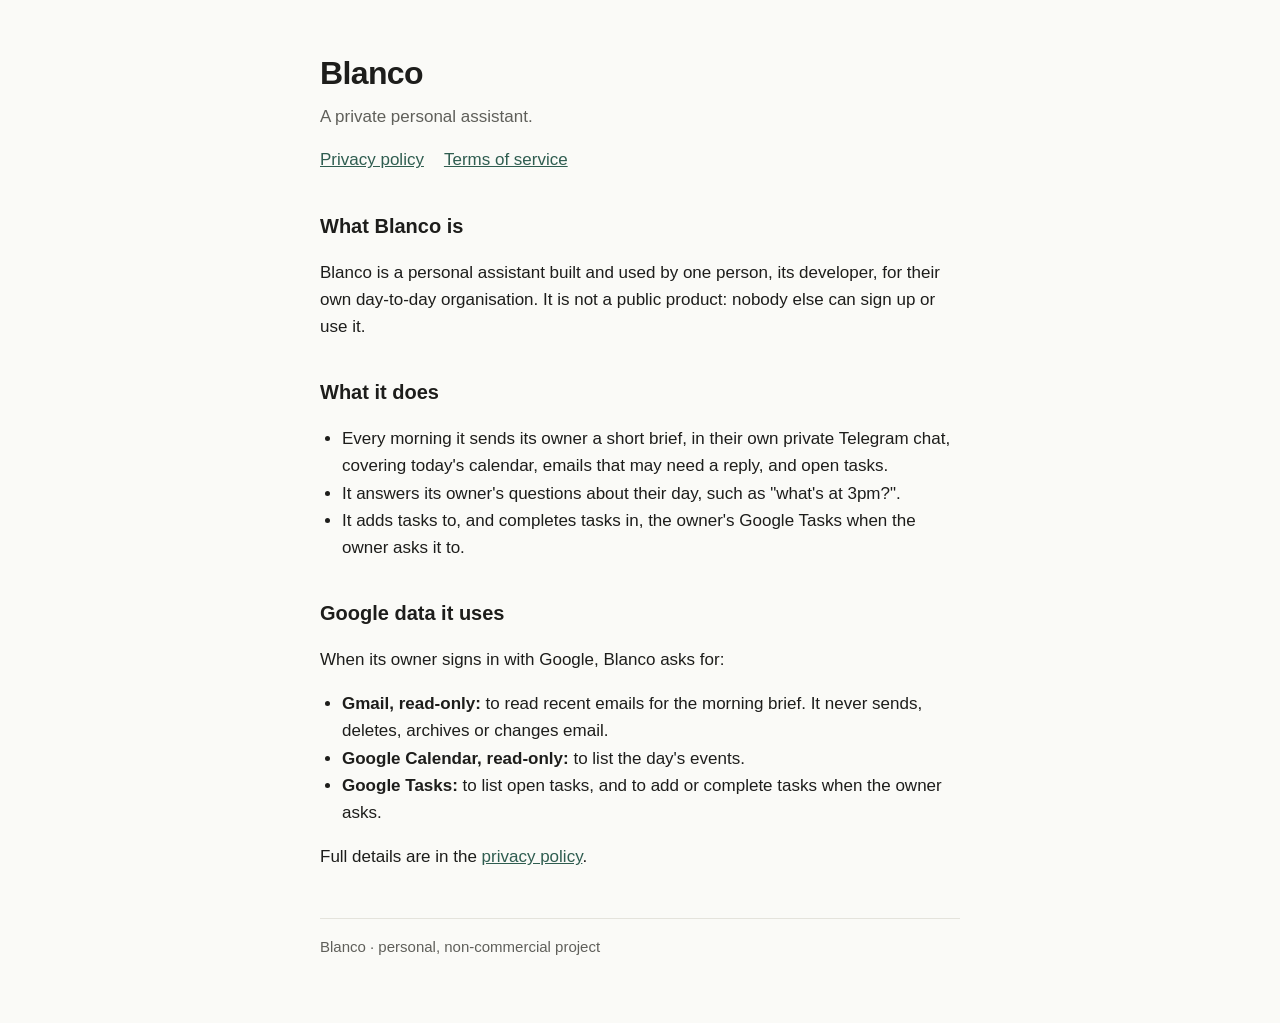
<file: index.html>
<!doctype html>
<html lang="en">
<head>
  <meta charset="utf-8">
  <meta name="viewport" content="width=device-width, initial-scale=1">
  <title>Blanco</title>
  <meta name="description" content="Blanco is a private personal assistant that writes a daily morning brief for its owner.">
  <link rel="stylesheet" href="style.css">
</head>
<body>
<main>
  <header>
    <h1 class="brand">Blanco</h1>
    <p class="tagline">A private personal assistant.</p>
    <nav>
      <a href="privacy.html">Privacy policy</a>
      <a href="terms.html">Terms of service</a>
    </nav>
  </header>

  <h2>What Blanco is</h2>
  <p>Blanco is a personal assistant built and used by one person, its developer, for their own day-to-day organisation.
     It is not a public product: nobody else can sign up or use it.</p>

  <h2>What it does</h2>
  <ul>
    <li>Every morning it sends its owner a short brief, in their own private Telegram chat, covering today's calendar, emails that may need a reply, and open tasks.</li>
    <li>It answers its owner's questions about their day, such as "what's at 3pm?".</li>
    <li>It adds tasks to, and completes tasks in, the owner's Google Tasks when the owner asks it to.</li>
  </ul>

  <h2>Google data it uses</h2>
  <p>When its owner signs in with Google, Blanco asks for:</p>
  <ul>
    <li><b>Gmail, read-only:</b> to read recent emails for the morning brief. It never sends, deletes, archives or changes email.</li>
    <li><b>Google Calendar, read-only:</b> to list the day's events.</li>
    <li><b>Google Tasks:</b> to list open tasks, and to add or complete tasks when the owner asks.</li>
  </ul>
  <p>Full details are in the <a href="privacy.html">privacy policy</a>.</p>

  <footer>Blanco &middot; personal, non-commercial project</footer>
</main>
</body>
</html>
</file>
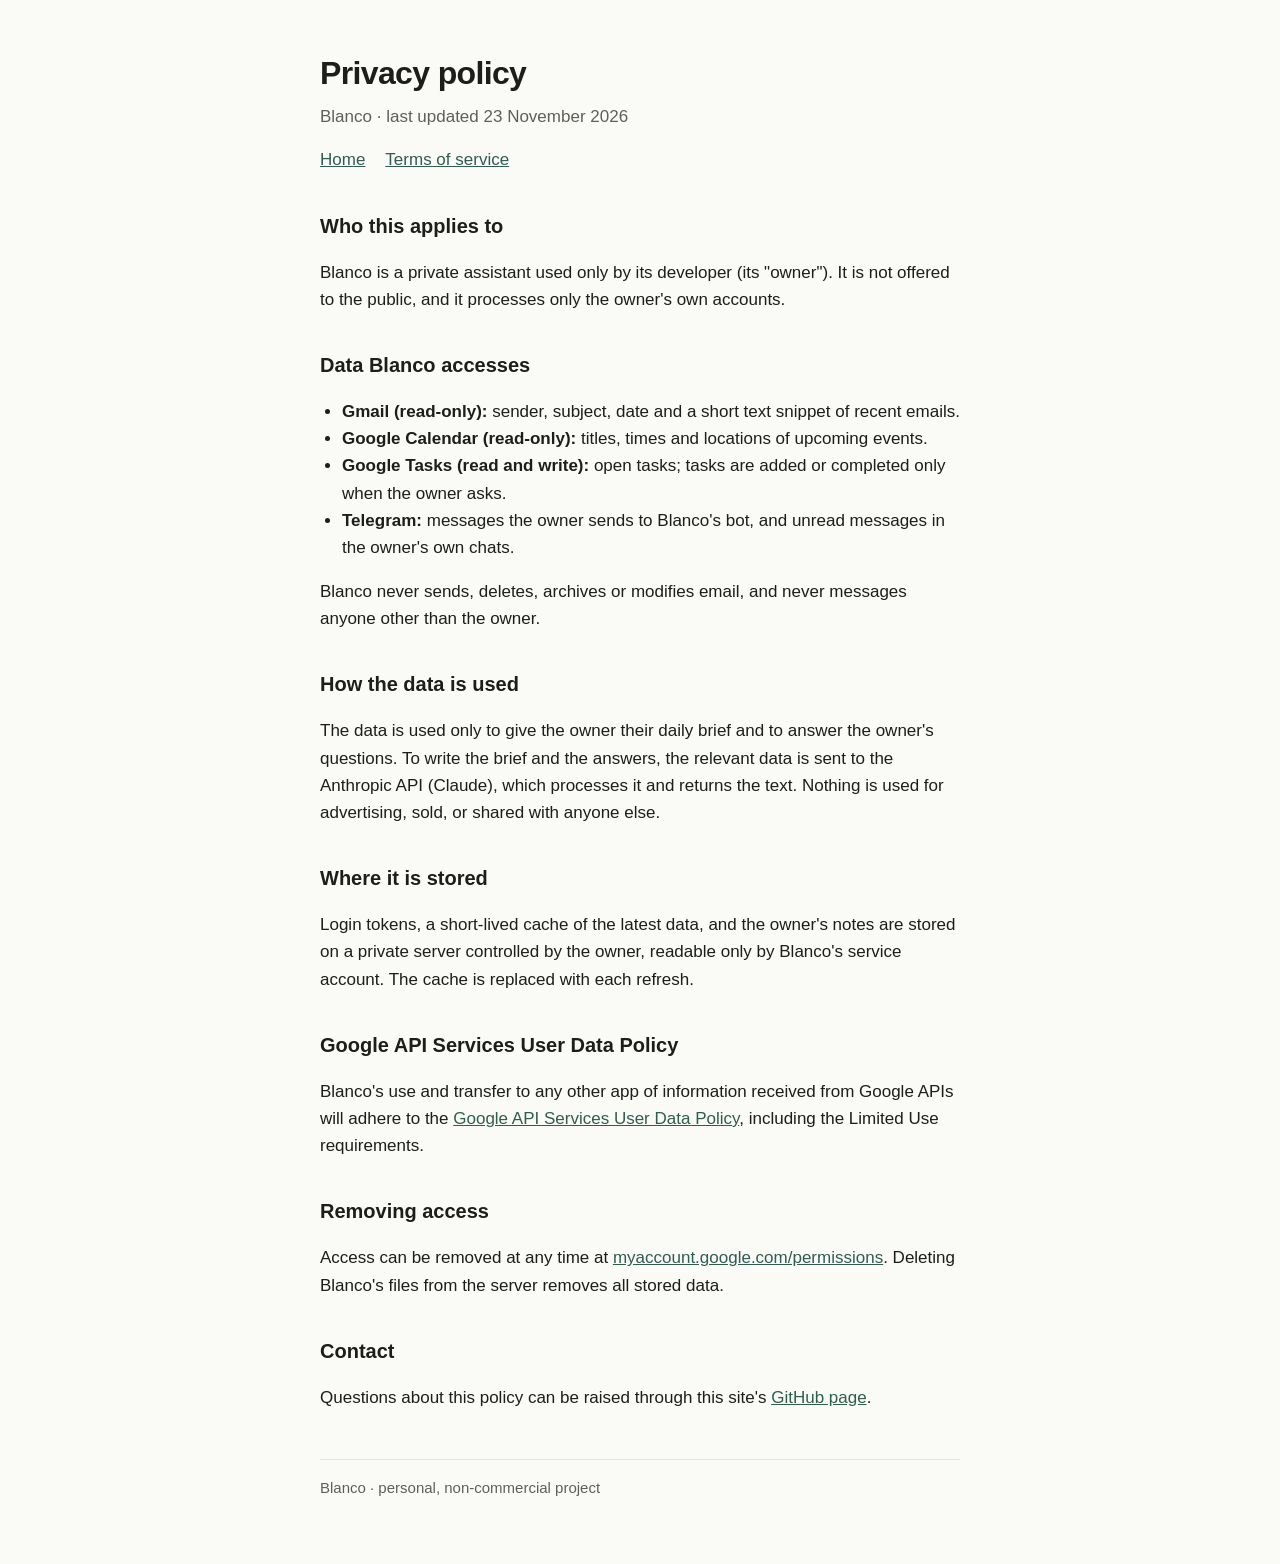
<file: privacy.html>
<!doctype html>
<html lang="en">
<head>
  <meta charset="utf-8">
  <meta name="viewport" content="width=device-width, initial-scale=1">
  <title>Blanco Privacy Policy</title>
  <link rel="stylesheet" href="style.css">
</head>
<body>
<main>
  <header>
    <h1 class="brand">Privacy policy</h1>
    <p class="tagline">Blanco &middot; last updated 23 November 2026</p>
    <nav><a href="index.html">Home</a><a href="terms.html">Terms of service</a></nav>
  </header>

  <h2>Who this applies to</h2>
  <p>Blanco is a private assistant used only by its developer (its "owner"). It is not offered to the public,
     and it processes only the owner's own accounts.</p>

  <h2>Data Blanco accesses</h2>
  <ul>
    <li><b>Gmail (read-only):</b> sender, subject, date and a short text snippet of recent emails.</li>
    <li><b>Google Calendar (read-only):</b> titles, times and locations of upcoming events.</li>
    <li><b>Google Tasks (read and write):</b> open tasks; tasks are added or completed only when the owner asks.</li>
    <li><b>Telegram:</b> messages the owner sends to Blanco's bot, and unread messages in the owner's own chats.</li>
  </ul>
  <p>Blanco never sends, deletes, archives or modifies email, and never messages anyone other than the owner.</p>

  <h2>How the data is used</h2>
  <p>The data is used only to give the owner their daily brief and to answer the owner's questions.
     To write the brief and the answers, the relevant data is sent to the Anthropic API (Claude), which
     processes it and returns the text. Nothing is used for advertising, sold, or shared with anyone else.</p>

  <h2>Where it is stored</h2>
  <p>Login tokens, a short-lived cache of the latest data, and the owner's notes are stored on a private
     server controlled by the owner, readable only by Blanco's service account. The cache is replaced with
     each refresh.</p>

  <h2>Google API Services User Data Policy</h2>
  <p>Blanco's use and transfer to any other app of information received from Google APIs will adhere to the
     <a href="https://developers.google.com/terms/api-services-user-data-policy">Google API Services User Data Policy</a>,
     including the Limited Use requirements.</p>

  <h2>Removing access</h2>
  <p>Access can be removed at any time at
     <a href="https://myaccount.google.com/permissions">myaccount.google.com/permissions</a>.
     Deleting Blanco's files from the server removes all stored data.</p>

  <h2>Contact</h2>
  <p>Questions about this policy can be raised through this site's
     <a href="https://github.com/2008177/blanco-site/issues">GitHub page</a>.</p>

  <footer>Blanco &middot; personal, non-commercial project</footer>
</main>
</body>
</html>
</file>
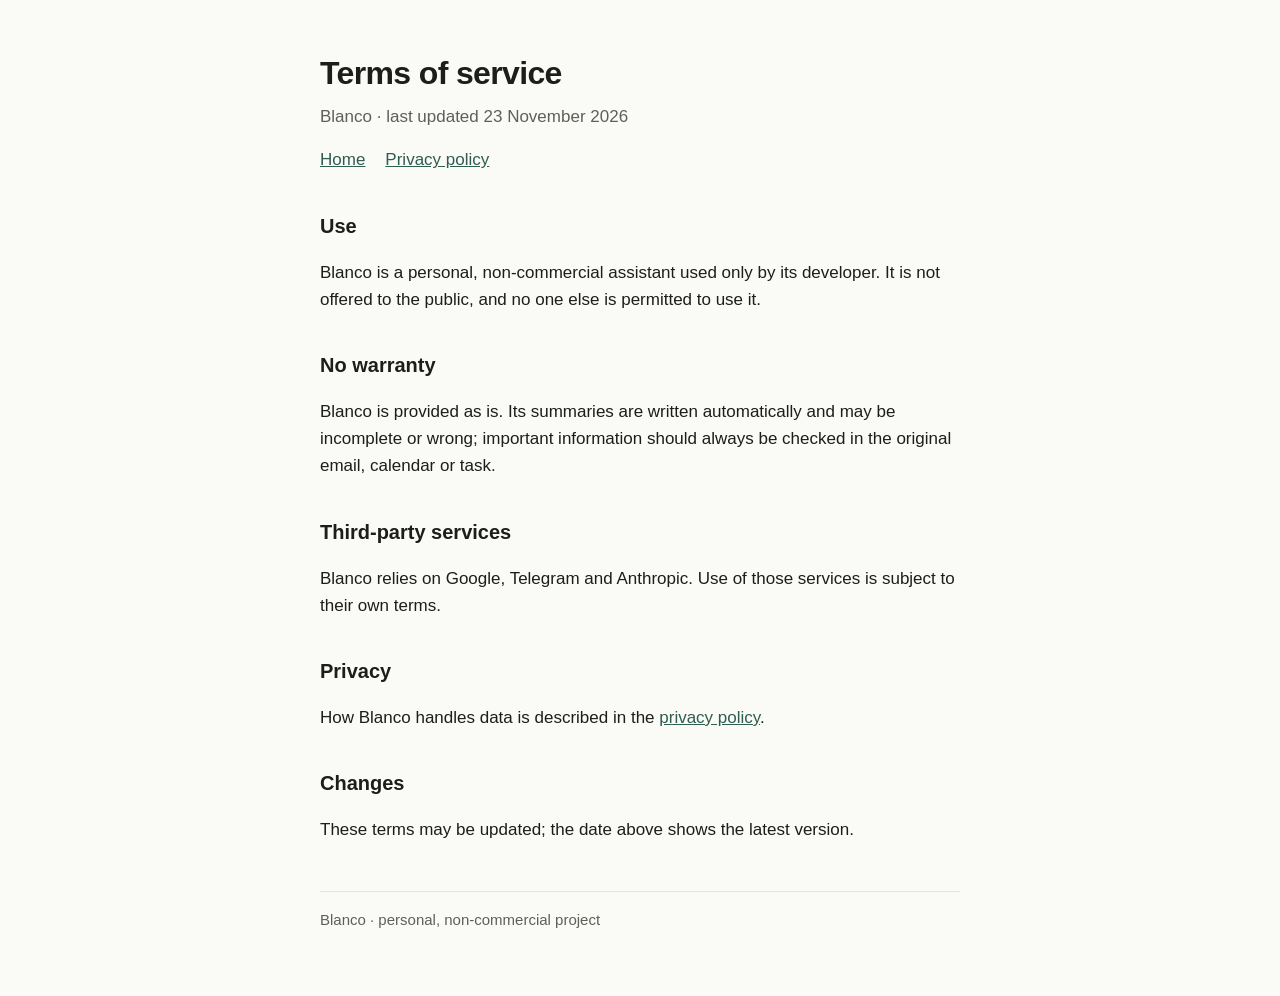
<file: terms.html>
<!doctype html>
<html lang="en">
<head>
  <meta charset="utf-8">
  <meta name="viewport" content="width=device-width, initial-scale=1">
  <title>Blanco Terms of Service</title>
  <link rel="stylesheet" href="style.css">
</head>
<body>
<main>
  <header>
    <h1 class="brand">Terms of service</h1>
    <p class="tagline">Blanco &middot; last updated 23 November 2026</p>
    <nav><a href="index.html">Home</a><a href="privacy.html">Privacy policy</a></nav>
  </header>

  <h2>Use</h2>
  <p>Blanco is a personal, non-commercial assistant used only by its developer. It is not offered to the public,
     and no one else is permitted to use it.</p>

  <h2>No warranty</h2>
  <p>Blanco is provided as is. Its summaries are written automatically and may be incomplete or wrong;
     important information should always be checked in the original email, calendar or task.</p>

  <h2>Third-party services</h2>
  <p>Blanco relies on Google, Telegram and Anthropic. Use of those services is subject to their own terms.</p>

  <h2>Privacy</h2>
  <p>How Blanco handles data is described in the <a href="privacy.html">privacy policy</a>.</p>

  <h2>Changes</h2>
  <p>These terms may be updated; the date above shows the latest version.</p>

  <footer>Blanco &middot; personal, non-commercial project</footer>
</main>
</body>
</html>
</file>
<file: style.css>
:root {
  --bg: #fafaf7;
  --text: #1d1d1b;
  --muted: #5f5f5a;
  --line: #e4e3dc;
  --accent: #2f5d50;
}
@media (prefers-color-scheme: dark) {
  :root {
    --bg: #161715;
    --text: #ecebe5;
    --muted: #a6a59d;
    --line: #2c2d2a;
    --accent: #8cc2b0;
  }
}
* { box-sizing: border-box; }
body {
  margin: 0;
  background: var(--bg);
  color: var(--text);
  font: 17px/1.6 -apple-system, BlinkMacSystemFont, "Segoe UI", Roboto, Helvetica, Arial, sans-serif;
}
main { max-width: 680px; margin: 0 auto; padding: 48px 20px 64px; }
header { margin-bottom: 32px; }
.brand { font-size: 32px; font-weight: 700; letter-spacing: -0.02em; margin: 0; }
.tagline { color: var(--muted); margin: 4px 0 0; }
h2 { font-size: 20px; margin: 36px 0 8px; }
p, li { color: var(--text); }
ul { padding-left: 22px; }
a { color: var(--accent); }
nav { display: flex; gap: 20px; flex-wrap: wrap; margin-top: 16px; }
.note { color: var(--muted); font-size: 15px; }
footer { margin-top: 48px; padding-top: 16px; border-top: 1px solid var(--line); color: var(--muted); font-size: 15px; }
</file>
